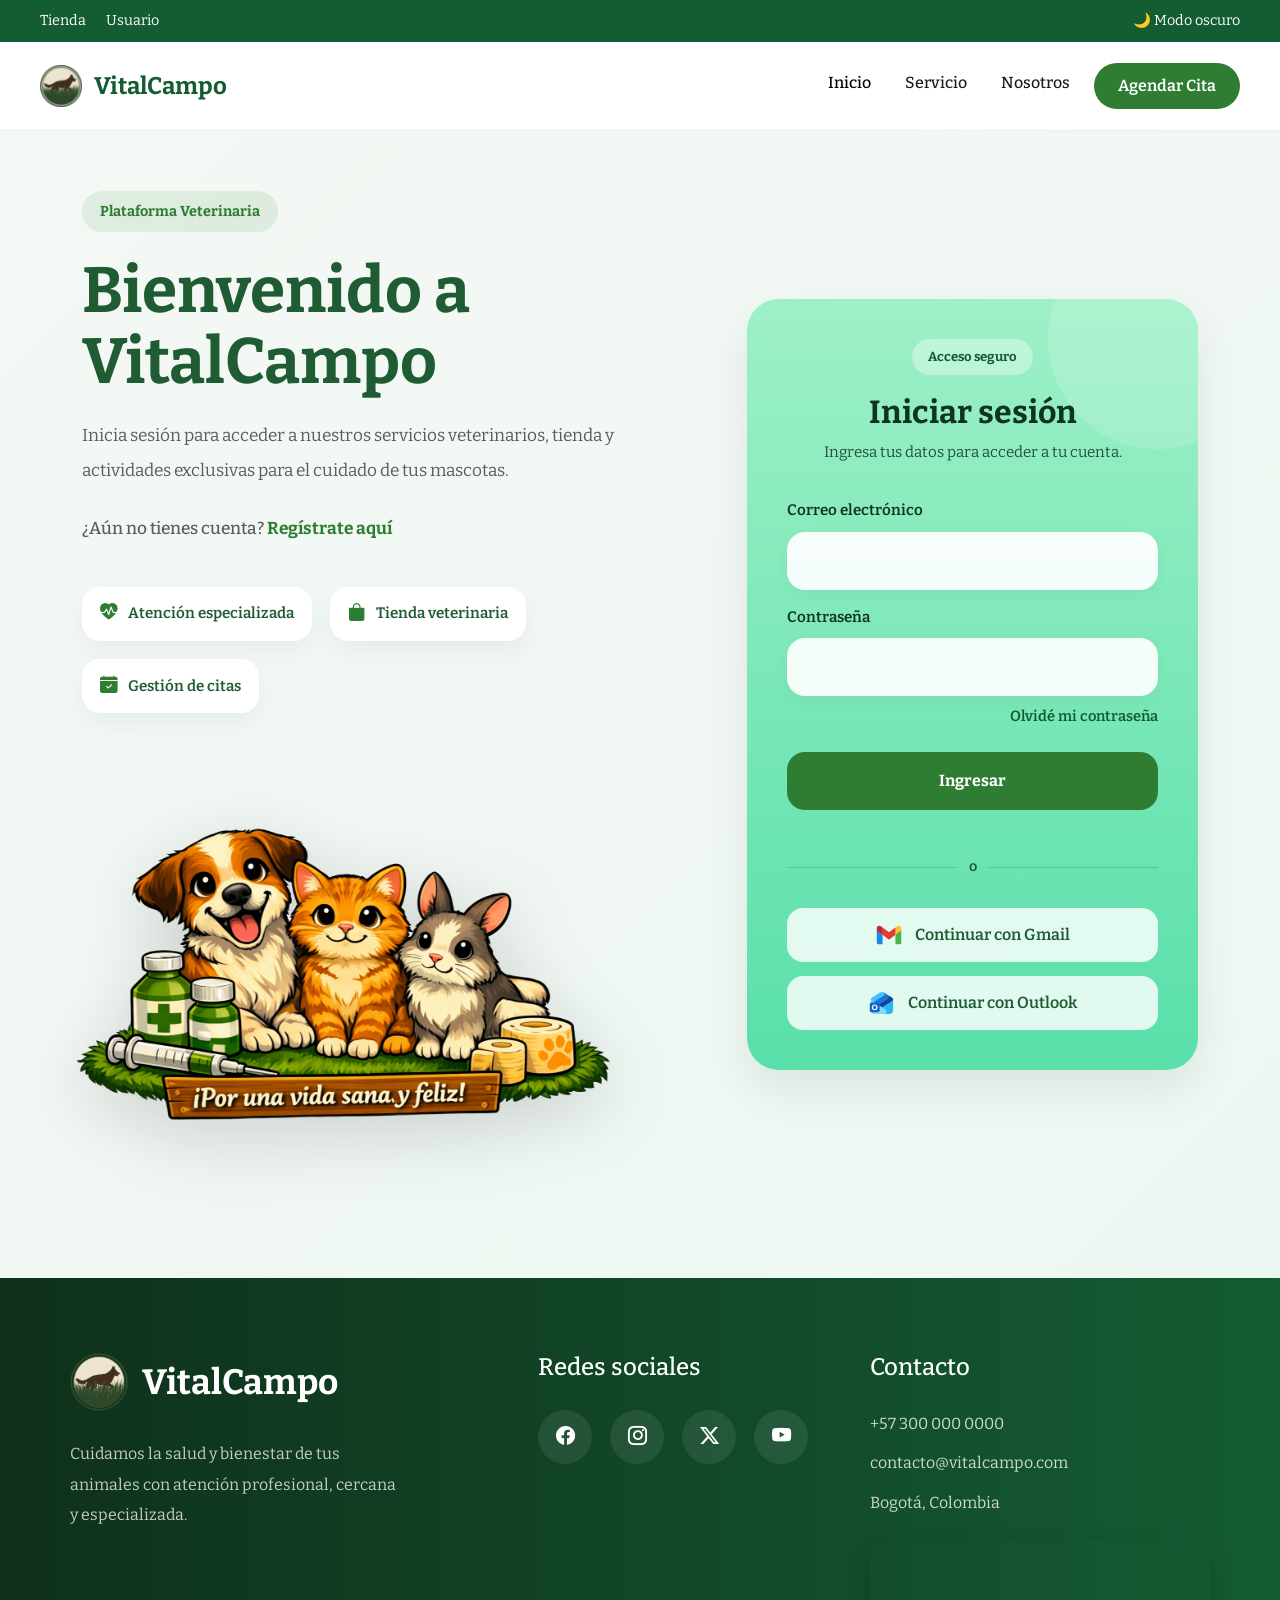
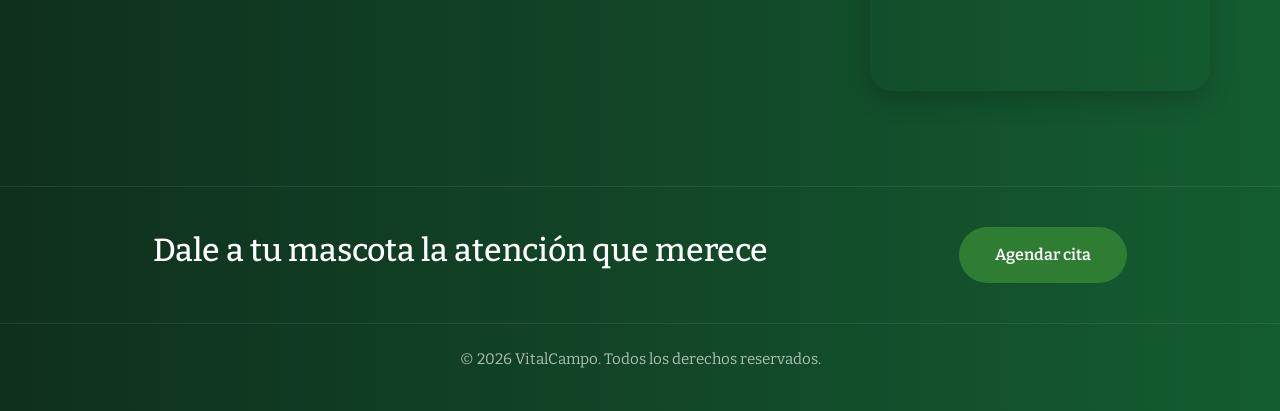
<file: src/pages/login/login.html>
<!DOCTYPE html>
<html lang="es">

<head>
    <meta charset="UTF-8">
    <meta name="viewport" content="width=device-width, initial-scale=1.0">
    <!-- CSS de Bootstrap -->
    <link href="https://cdn.jsdelivr.net/npm/bootstrap@5.3.3/dist/css/bootstrap.min.css" rel="stylesheet">
    <link rel="stylesheet" href="https://cdn.jsdelivr.net/npm/bootstrap-icons@1.11.3/font/bootstrap-icons.css">
    <!-- JS de Bootstrap (requiere Popper) -->
    <script src="https://cdn.jsdelivr.net/npm/bootstrap@5.3.3/dist/js/bootstrap.bundle.min.js"></script>
    <link href="https://fonts.googleapis.com/css2?family=Bitter:wght@400;500;700&display=swap" rel="stylesheet">
    <link rel="stylesheet" href="login.css">
    <script src="/script.js" defer></script>
    <title>VitalCampo-Inicio Sesión</title>
</head>

<body>

    <!-- Header -->
    <header>

        <!-- Topbar -->
        <div class="topbar">

            <div class="topbar-content">

                <div class="topbar-left">
                    <a href="#">Tienda</a>
                    <a href="/src/pages/login/login.html">Usuario</a>
                </div>

                <div class="topbar-right">
                    <button id="darkMode-bt">
                        🌙 Modo oscuro
                    </button>

                </div>

            </div>
        </div>

        <!-- Navbar -->
        <nav class="navbar navbar-expand-lg">

            <div class="container-fluid">

                <!-- Logo y titulo a la izquierda -->
                <a class="navbar-brand d-flex align-items-center" href="#">

                    <img src="/assets/img/Logo.svg" alt="Logo" width="42" height="42">

                    <span>VitalCampo</span>
                </a>

                <!-- Botón hamburguesa para móviles -->
                <button class="navbar-toggler" type="button" data-bs-toggle="collapse" data-bs-target="#menuNav">
                    <span class="navbar-toggler-icon"></span>
                </button>

                <!-- Menú de navegación a la derecha -->
                <div class="collapse navbar-collapse" id="menuNav">

                    <ul class="navbar-nav ms-auto">

                        <li class="nav-item">
                            <a class="nav-link active" href="/index.html">Inicio</a>
                        </li>

                        <li class="nav-item">
                            <a class="nav-link" href="/src/pages/servicios/servicios.html">Servicio</a>
                        </li>

                        <li class="nav-item">
                            <a class="nav-link" href="/src/pages/nosotros/nosotros.html">Nosotros</a>
                        </li>

                        <!-- BOTÓN -->
                        <li class="nav-item ms-lg-3">
                            <a class="btn-cita" href="/src/pages/Agendar_Cita/citas.html">Agendar Cita</a>
                        </li>

                    </ul>

                </div>

            </div>

        </nav>

    </header>

    <!-- CONTENIDO PRINCIPAL -->
    <main class="login-page">

        <section class="container">

            <div class="row align-items-center justify-content-between gy-5">

                <!-- IZQUIERDA -->
                <div class="col-lg-6">

                    <div class="login-hero">

                        <!-- TEXTO -->
                        <div class="login-text">

                            <span class="login-badge">
                                Plataforma Veterinaria 
                            </span>

                            <h2>
                                Bienvenido a VitalCampo
                            </h2>

                            <p>
                                Inicia sesión para acceder a nuestros servicios veterinarios,
                                tienda y actividades exclusivas para el cuidado de tus mascotas.
                            </p>

                            <p class="login-register">
                                ¿Aún no tienes cuenta?
                                <a href="/src/pages/register/register.html">
                                    Regístrate aquí
                                </a>
                            </p>

                            <!-- FEATURES -->
                            <div class="login-features">

                                <div class="feature-item">
                                    <i class="bi bi-heart-pulse-fill"></i>
                                    <span>Atención especializada</span>
                                </div>

                                <div class="feature-item">
                                    <i class="bi bi-bag-fill"></i>
                                    <span>Tienda veterinaria</span>
                                </div>

                                <div class="feature-item">
                                    <i class="bi bi-calendar-check-fill"></i>
                                    <span>Gestión de citas</span>
                                </div>

                            </div>

                        </div>

                        <!-- IMAGEN -->
                        <div class="login-image">

                            <img src="/assets/img/Copilot_20260417_154659 (1).png" alt="Animales VitalCampo"
                                class="img-fluid">

                        </div>

                    </div>

                </div>

                <!-- DERECHA -->
                <div class="col-lg-5">

                    <div class="card login-card p-4">

                        <!-- HEADER -->
                        <div class="login-card-header">

                            <span class="mini-badge">
                                Acceso seguro
                            </span>

                            <h4 class="fw-bold">
                                Iniciar sesión
                            </h4>

                            <p>
                                Ingresa tus datos para acceder a tu cuenta.
                            </p>

                        </div>

                        <!-- FORMULARIO -->
                        <!-- FUNCIONALIDAD INTACTA -->
                        <form action="summit" method="post">

                            <!-- EMAIL -->
                            <div class="mb-3">

                                <label for="email" class="form-label d-block text-start">

                                    Correo electrónico

                                </label>

                                <input type="email" class="form-control" id="email" name="email" required>

                            </div>

                            <!-- PASSWORD -->
                            <div class="mb-2">

                                <label for="password" class="form-label d-block text-start">

                                    Contraseña

                                </label>

                                <input type="password" class="form-control" id="password" name="password" required>

                            </div>

                            <!-- RECUPERAR -->
                            <div class="mb-4 text-end">

                                <a href="#" class="forgot-link">
                                    Olvidé mi contraseña
                                </a>

                            </div>

                            <!-- BOTON -->
                            <button type="submit" class="btn btn-success w-100 mb-3">

                                Ingresar

                            </button>

                            <!-- SEPARADOR -->
                            <div class="separator">

                                <span>o</span>

                            </div>

                            <!-- LOGIN SOCIAL -->
                            <div class="social-login">

                                <button type="button" class="social-btn">

                                    <img src="/assets/img/icons8-gmail.svg" alt="Gmail">

                                    <span>Continuar con Gmail</span>

                                </button>

                                <button type="button" class="social-btn">

                                    <img src="/assets/img/icons8-outlook.svg" alt="Outlook">

                                    <span>Continuar con Outlook</span>

                                </button>

                            </div>

                        </form>

                    </div>

                </div>

            </div>

        </section>

    </main>

    <!-- Footer -->
    <footer class="footer">

        <div class="footer-container">

            <!-- IZQUIERDA -->
            <div class="footer-brand">

                <div class="footer-logo">

                    <img src="/assets/img/Logo.svg" alt="VitalCampo">

                    <span>VitalCampo</span>

                </div>

                <p>
                    Cuidamos la salud y bienestar de tus animales
                    con atención profesional, cercana y especializada.
                </p>

            </div>

            <!-- CENTRO -->
            <div class="footer-social">

                <h3>Redes sociales</h3>

                <div class="social-icons">

                    <a href="#">
                        <i class="bi bi-facebook"></i>
                    </a>

                    <a href="#">
                        <i class="bi bi-instagram"></i>
                    </a>

                    <a href="#">
                        <i class="bi bi-twitter-x"></i>
                    </a>

                    <a href="#">
                        <i class="bi bi-youtube"></i>
                    </a>

                </div>

            </div>

            <!-- DERECHA -->
            <div class="footer-contacto">

                <h3>Contacto</h3>

                <a href="tel:+573000000000">
                    +57 300 000 0000
                </a>

                <a href="mailto:contacto@vitalcampo.com">
                    contacto@vitalcampo.com
                </a>

                <p>Bogotá, Colombia</p>

                <!-- MINI MAPA -->
                <div class="footer-map">

                    <iframe
                        src="https://www.google.com/maps/embed?pb=!1m18!1m12!1m3!1d836.0882086775767!2d-74.0930347490344!3d4.570980367929685!2m3!1f0!2f0!3f0!3m2!1i1024!2i768!4f13.1!3m3!1m2!1s0x8e3f98ec132c261b%3A0xb221a4ce589c4b60!2sPolicl%C3%ADnico%20Veterinario%202!5e0!3m2!1ses!2sco!4v1775710632129!5m2!1ses!2sco"
                        loading="lazy" allowfullscreen="" referrerpolicy="no-referrer-when-downgrade">
                    </iframe>

                </div>

            </div>

        </div>

        <!-- NUEVO CTA -->
        <div class="footer-cta">

            <h3>
                Dale a tu mascota la atención que merece
            </h3>

            <a href="/src/pages/Agendar_Cita/citas.html" class="footer-btn">
                Agendar cita
            </a>

        </div>

        <!-- BOTTOM -->
        <div class="footer-bottom">

            <p>
                © 2026 VitalCampo. Todos los derechos reservados.
            </p>

        </div>

    </footer>
    
</body>

</html>
</file>
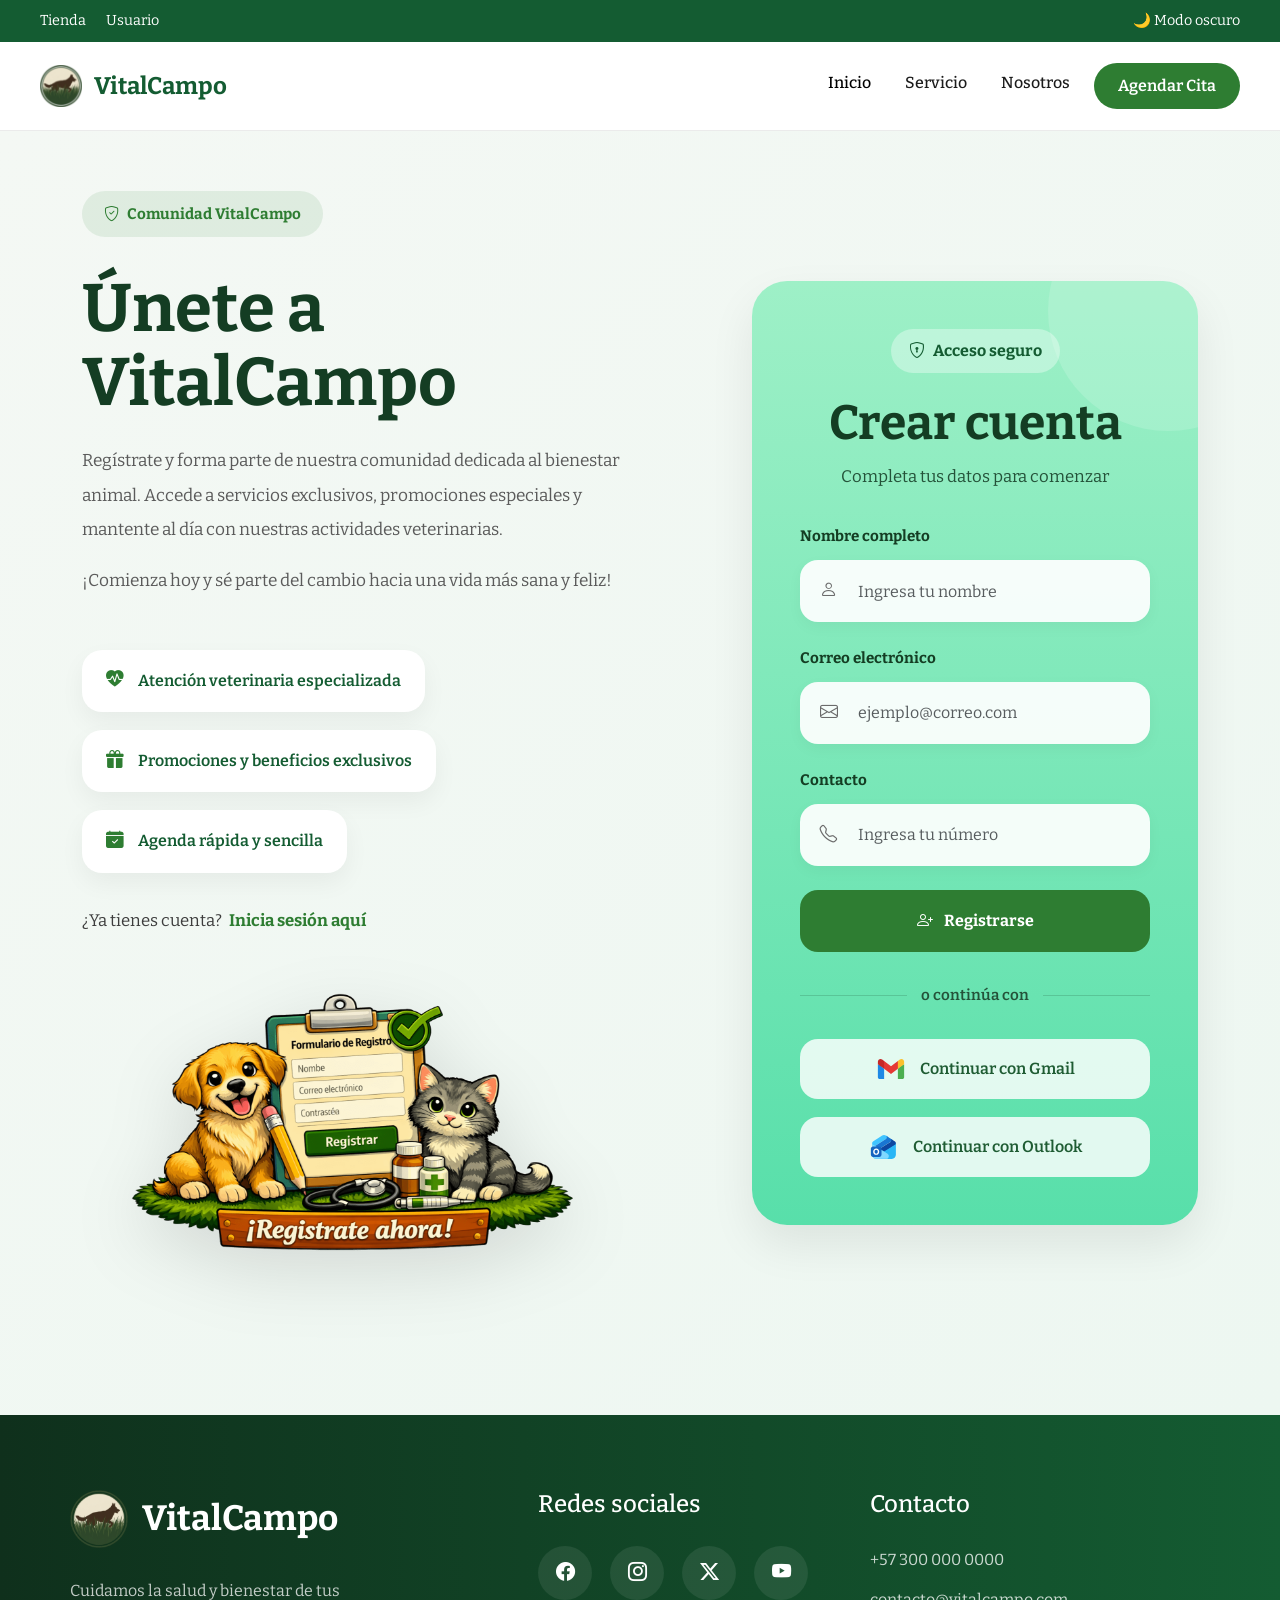
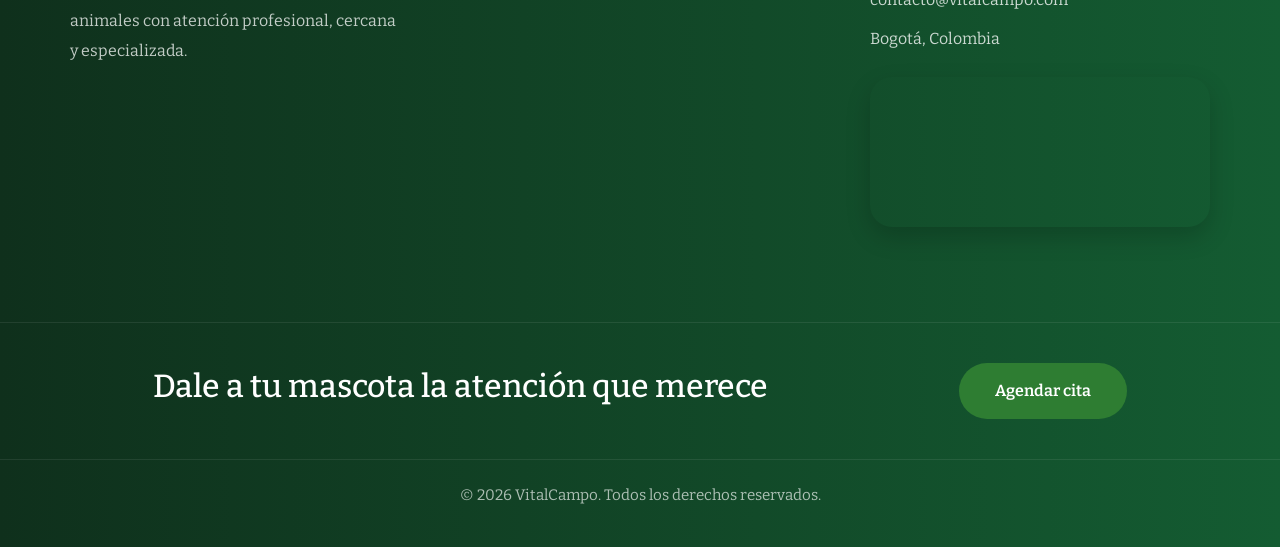
<file: src/pages/register/register.html>
<!DOCTYPE html>
<html lang="es">

<head>
    <meta charset="UTF-8">
    <meta name="viewport" content="width=device-width, initial-scale=1.0">
    <!-- CSS de Bootstrap -->
    <link href="https://cdn.jsdelivr.net/npm/bootstrap@5.3.3/dist/css/bootstrap.min.css" rel="stylesheet">
    <link rel="stylesheet" href="https://cdn.jsdelivr.net/npm/bootstrap-icons@1.11.3/font/bootstrap-icons.css">
    <!-- JS de Bootstrap (requiere Popper) -->
    <script src="https://cdn.jsdelivr.net/npm/bootstrap@5.3.3/dist/js/bootstrap.bundle.min.js"></script>
    <link href="https://fonts.googleapis.com/css2?family=Bitter:wght@400;500;700&display=swap" rel="stylesheet">
    <link rel="stylesheet" href="register.css">
    <script src="/script.js" defer></script>
    <title>VitalCampo-Inicio Sesión</title>
</head>

<body>

    <!-- Header -->
    <header>

        <!-- Topbar -->
        <div class="topbar">

            <div class="topbar-content">

                <div class="topbar-left">
                    <a href="#">Tienda</a>
                    <a href="/src/pages/login/login.html">Usuario</a>
                </div>

                <div class="topbar-right">
                    <button id="darkMode-bt">
                        🌙 Modo oscuro
                    </button>

                </div>

            </div>
        </div>

        <!-- Navbar -->
        <nav class="navbar navbar-expand-lg">

            <div class="container-fluid">

                <!-- Logo y titulo a la izquierda -->
                <a class="navbar-brand d-flex align-items-center" href="#">

                    <img src="/assets/img/Logo.svg" alt="Logo" width="42" height="42">

                    <span>VitalCampo</span>
                </a>

                <!-- Botón hamburguesa para móviles -->
                <button class="navbar-toggler" type="button" data-bs-toggle="collapse" data-bs-target="#menuNav">
                    <span class="navbar-toggler-icon"></span>
                </button>

                <!-- Menú de navegación a la derecha -->
                <div class="collapse navbar-collapse" id="menuNav">

                    <ul class="navbar-nav ms-auto">

                        <li class="nav-item">
                            <a class="nav-link active" href="/index.html">Inicio</a>
                        </li>

                        <li class="nav-item">
                            <a class="nav-link" href="/src/pages/servicios/servicios.html">Servicio</a>
                        </li>

                        <li class="nav-item">
                            <a class="nav-link" href="/src/pages/nosotros/nosotros.html">Nosotros</a>
                        </li>

                        <!-- BOTÓN -->
                        <li class="nav-item ms-lg-3">
                            <a class="btn-cita" href="/src/pages/Agendar_Cita/citas.html">Agendar Cita</a>
                        </li>

                    </ul>

                </div>

            </div>

        </nav>

    </header>

    <!-- CONTENIDO PRINCIPAL -->
    <main class="register-page">
        <section class="container">

            <div class="row align-items-center gy-5">

                <div class="col-lg-6">

                    <div class="register-hero">

                        <div class="register-badge">
                            <i class="bi bi-shield-check me-2"></i>
                            Comunidad VitalCampo
                        </div>

                        <div class="register-text">

                            <h2>Únete a VitalCampo</h2>

                            <p>
                                Regístrate y forma parte de nuestra comunidad dedicada al bienestar animal.
                                Accede a servicios exclusivos, promociones especiales y mantente al día
                                con nuestras actividades veterinarias.
                            </p>

                            <p>
                                ¡Comienza hoy y sé parte del cambio hacia una vida más sana y feliz!
                            </p>

                        </div>

                        <div class="register-features">

                            <div class="feature-item">
                                <i class="bi bi-heart-pulse-fill"></i>
                                <span>Atención veterinaria especializada</span>
                            </div>

                            <div class="feature-item">
                                <i class="bi bi-gift-fill"></i>
                                <span>Promociones y beneficios exclusivos</span>
                            </div>

                            <div class="feature-item">
                                <i class="bi bi-calendar-check-fill"></i>
                                <span>Agenda rápida y sencilla</span>
                            </div>

                        </div>

                        <div class="register-login">
                            ¿Ya tienes cuenta?
                            <a href="/pages/login/login.html">
                                Inicia sesión aquí
                            </a>
                        </div>

                        <div class="register-image">
                            <img src="/assets/img/imagen_2026-04-23_002219203.png" alt="VitalCampo" class="img-fluid">
                        </div>

                    </div>

                </div>

                <div class="col-lg-6">

                    <div class="register-card">

                        <div class="register-card-header">

                            <div class="mini-badge">
                                <i class="bi bi-shield-lock me-2"></i>
                                Acceso seguro
                            </div>

                            <h4>Crear cuenta</h4>

                            <p>
                                Completa tus datos para comenzar
                            </p>

                        </div>

                        <form action="summit" method="post">

                            <div class="mb-4">

                                <label for="name" class="form-label">
                                    Nombre completo
                                </label>

                                <div class="input-group-custom">

                                    <i class="bi bi-person"></i>

                                    <input type="text" class="form-control" id="name" name="name"
                                        placeholder="Ingresa tu nombre" required>

                                </div>

                            </div>

                            <div class="mb-4">

                                <label for="email" class="form-label">
                                    Correo electrónico
                                </label>

                                <div class="input-group-custom">

                                    <i class="bi bi-envelope"></i>

                                    <input type="email" class="form-control" id="email" name="email"
                                        placeholder="ejemplo@correo.com" required>

                                </div>

                            </div>

                            <div class="mb-4">

                                <label for="phone" class="form-label">
                                    Contacto
                                </label>

                                <div class="input-group-custom">

                                    <i class="bi bi-telephone"></i>

                                    <input type="text" class="form-control" id="phone" name="phone"
                                        placeholder="Ingresa tu número" required>

                                </div>

                            </div>

                            <button type="submit" class="btn btn-success w-100">
                                <i class="bi bi-person-plus me-2"></i>
                                Registrarse
                            </button>

                            <div class="separator">
                                <span>o continúa con</span>
                            </div>

                            <div class="social-login">

                                <button type="button" class="social-btn">

                                    <img src="/assets/img/icons8-gmail.svg" alt="gmail">

                                    Continuar con Gmail

                                </button>

                                <button type="button" class="social-btn">

                                    <img src="/assets/img/icons8-outlook.svg" alt="outlook">

                                    Continuar con Outlook

                                </button>

                            </div>

                        </form>

                    </div>

                </div>

            </div>

        </section>
    </main>

    <!-- Footer -->
    <footer class="footer">

        <div class="footer-container">

            <!-- IZQUIERDA -->
            <div class="footer-brand">

                <div class="footer-logo">

                    <img src="/assets/img/Logo.svg" alt="VitalCampo">

                    <span>VitalCampo</span>

                </div>

                <p>
                    Cuidamos la salud y bienestar de tus animales
                    con atención profesional, cercana y especializada.
                </p>

            </div>

            <!-- CENTRO -->
            <div class="footer-social">

                <h3>Redes sociales</h3>

                <div class="social-icons">

                    <a href="#">
                        <i class="bi bi-facebook"></i>
                    </a>

                    <a href="#">
                        <i class="bi bi-instagram"></i>
                    </a>

                    <a href="#">
                        <i class="bi bi-twitter-x"></i>
                    </a>

                    <a href="#">
                        <i class="bi bi-youtube"></i>
                    </a>

                </div>

            </div>

            <!-- DERECHA -->
            <div class="footer-contacto">

                <h3>Contacto</h3>

                <a href="tel:+573000000000">
                    +57 300 000 0000
                </a>

                <a href="mailto:contacto@vitalcampo.com">
                    contacto@vitalcampo.com
                </a>

                <p>Bogotá, Colombia</p>

                <!-- MINI MAPA -->
                <div class="footer-map">

                    <iframe
                        src="https://www.google.com/maps/embed?pb=!1m18!1m12!1m3!1d836.0882086775767!2d-74.0930347490344!3d4.570980367929685!2m3!1f0!2f0!3f0!3m2!1i1024!2i768!4f13.1!3m3!1m2!1s0x8e3f98ec132c261b%3A0xb221a4ce589c4b60!2sPolicl%C3%ADnico%20Veterinario%202!5e0!3m2!1ses!2sco!4v1775710632129!5m2!1ses!2sco"
                        loading="lazy" allowfullscreen="" referrerpolicy="no-referrer-when-downgrade">
                    </iframe>

                </div>

            </div>

        </div>

        <!-- NUEVO CTA -->
        <div class="footer-cta">

            <h3>
                Dale a tu mascota la atención que merece
            </h3>

            <a href="/src/pages/Agendar_Cita/citas.html" class="footer-btn">
                Agendar cita
            </a>

        </div>

        <!-- BOTTOM -->
        <div class="footer-bottom">

            <p>
                © 2026 VitalCampo. Todos los derechos reservados.
            </p>

        </div>

    </footer>

</body>

</html>
</file>
<file: src/pages/login/login.css>
* {
  margin: 0;
  padding: 0;
  box-sizing: border-box;
  font-family: "Bitter", serif;
}

html,
body {
  height: 100%;
}

body {
  background: #ececec;
  color: #1c1c1c;
}

a {
  text-decoration: none;
}

.page-wrapper {
  width: 100%;
  max-width: 1860px;
  margin: 0 auto;
  background: #ffffff;
  overflow: hidden;
  box-shadow: 0 10px 35px rgba(0, 0, 0, 0.12);
}

.topbar {
  background: #145c32;
  padding: 10px 40px;
  font-size: 0.9rem;
}
.topbar a {
  color: #ffffff;
  transition: 0.3s ease;
}
.topbar a:hover {
  opacity: 0.8;
}
.topbar button {
  background: transparent;
  border: none;
  color: #ffffff;
}

.topbar-content {
  display: flex;
  justify-content: space-between;
  align-items: center;
}

.topbar-left,
.topbar-right {
  display: flex;
  align-items: center;
  gap: 20px;
}

.navbar {
  background: #ffffff;
  padding: 18px 28px;
  border-bottom: 1px solid rgba(0, 0, 0, 0.08);
}
.navbar .navbar-brand {
  display: flex;
  align-items: center;
  font-size: 1.5rem;
  font-weight: 700;
  color: #145c32;
}
.navbar .navbar-brand span {
  margin-left: 12px;
}
.navbar .nav-link {
  color: #1c1c1c;
  font-size: 1rem;
  font-weight: 500;
  margin-left: 18px;
  transition: 0.3s ease;
}
.navbar .nav-link:hover {
  color: #2e7d32;
}

.btn-cita {
  background: #2e7d32;
  color: #ffffff !important;
  padding: 11px 24px;
  border-radius: 999px;
  font-weight: 600;
  display: inline-flex;
  align-items: center;
  justify-content: center;
  transition: 0.3s ease;
}
.btn-cita:hover {
  background: #246428;
  transform: translateY(-2px);
}

body.dark-mode .navbar {
  background: linear-gradient(to right, #145c32 0%, #0d3d22 100%);
}
body.dark-mode .navbar .navbar-brand,
body.dark-mode .navbar .nav-link {
  color: #ffffff;
}
body.dark-mode .navbar .nav-link:hover {
  color: #9be7a3;
}
body.dark-mode .topbar {
  background: #0d3d22;
}

/* =========================================
   MAIN
========================================= */
.login-page {
  padding: 60px 0 100px;
  min-height: 100vh;
  background: linear-gradient(135deg, #f4f8f4 0%, #edf7f1 100%);
}

.login-hero {
  display: flex;
  flex-direction: column;
  gap: 45px;
}

.login-badge {
  display: inline-flex;
  align-items: center;
  padding: 10px 18px;
  border-radius: 999px;
  background: rgba(46, 125, 50, 0.1);
  color: #2e7d32;
  font-size: 0.9rem;
  font-weight: 700;
  margin-bottom: 24px;
}

.login-text h2 {
  font-size: 4rem;
  line-height: 1.1;
  color: #1f5c33;
  font-weight: 700;
  margin-bottom: 22px;
  max-width: 650px;
}
.login-text p {
  font-size: 1.08rem;
  line-height: 2;
  color: #5d5d5d;
  max-width: 620px;
}

.login-register {
  margin-top: 24px;
  font-weight: 500;
}
.login-register a {
  color: #2e7d32;
  font-weight: 700;
  transition: 0.3s ease;
}
.login-register a:hover {
  color: #145c32;
}

.login-features {
  display: flex;
  flex-wrap: wrap;
  gap: 18px;
  margin-top: 40px;
}

.feature-item {
  display: flex;
  align-items: center;
  gap: 10px;
  padding: 14px 18px;
  border-radius: 18px;
  background: white;
  box-shadow: 0 10px 25px rgba(0, 0, 0, 0.05);
  transition: transform 0.3s ease;
}
.feature-item:hover {
  transform: translateY(-4px);
}
.feature-item i {
  color: #2e7d32;
  font-size: 1.1rem;
}
.feature-item span {
  color: #1f5c33;
  font-size: 0.95rem;
  font-weight: 600;
}

.login-image {
  display: flex;
  justify-content: center;
}
.login-image img {
  max-width: 630px;
  filter: drop-shadow(0 18px 35px rgba(0, 0, 0, 0.15));
  animation: float 4s ease-in-out infinite;
}

@keyframes float {
  0% {
    transform: translateY(0px);
  }
  50% {
    transform: translateY(-12px);
  }
  100% {
    transform: translateY(0px);
  }
}
.login-card {
  border: none;
  border-radius: 32px;
  padding: 2.5rem !important;
  background: linear-gradient(180deg, #9ef0c7 0%, #58dfaa 100%);
  box-shadow: 0 20px 45px rgba(0, 0, 0, 0.08);
  position: relative;
  overflow: hidden;
}

.login-card::before {
  content: "";
  position: absolute;
  width: 220px;
  height: 220px;
  border-radius: 50%;
  background: rgba(255, 255, 255, 0.15);
  top: -70px;
  right: -70px;
}

.login-card-header {
  text-align: center;
  margin-bottom: 35px;
  position: relative;
  z-index: 2;
}
.login-card-header h4 {
  font-size: 2rem;
  color: #10351e;
  margin-bottom: 10px;
}
.login-card-header p {
  color: #245239;
  font-size: 0.95rem;
  margin: 0;
}

.mini-badge {
  display: inline-flex;
  align-items: center;
  justify-content: center;
  padding: 8px 16px;
  border-radius: 999px;
  background: rgba(255, 255, 255, 0.35);
  color: #145c32;
  font-size: 0.82rem;
  font-weight: 700;
  margin-bottom: 18px;
}

form {
  position: relative;
  z-index: 2;
}

.form-label {
  font-size: 0.95rem;
  font-weight: 600;
  color: #10351e;
  margin-bottom: 10px;
}

.form-control {
  height: 58px;
  border: none;
  border-radius: 18px;
  padding: 0 18px;
  background: rgba(255, 255, 255, 0.92);
  box-shadow: 0 5px 15px rgba(0, 0, 0, 0.04);
  transition: transform 0.3s ease, box-shadow 0.3s ease;
}

.form-control:focus {
  box-shadow: 0 0 0 4px rgba(46, 125, 50, 0.15);
  transform: translateY(-2px);
}

.forgot-link {
  color: #145c32;
  font-size: 0.92rem;
  font-weight: 600;
  transition: 0.3s ease;
}
.forgot-link:hover {
  color: #0e4625;
}

.btn-success {
  height: 58px;
  border: none;
  border-radius: 18px;
  background: #2e7d32;
  font-size: 1rem;
  font-weight: 700;
  transition: transform 0.3s ease, background 0.3s ease;
}

.btn-success:hover {
  background: #246428;
  transform: translateY(-3px);
}

.separator {
  display: flex;
  align-items: center;
  text-align: center;
  margin: 30px 0;
}
.separator::before, .separator::after {
  content: "";
  flex: 1;
  border-top: 1px solid rgba(16, 53, 30, 0.18);
}
.separator span {
  padding: 0 12px;
  color: #245239;
  font-size: 0.9rem;
  font-weight: 600;
}

.social-login {
  display: flex;
  flex-direction: column;
  gap: 14px;
}

.social-btn {
  height: 54px;
  border: none;
  border-radius: 16px;
  background: rgba(255, 255, 255, 0.82);
  display: flex;
  align-items: center;
  justify-content: center;
  gap: 12px;
  font-weight: 600;
  color: #1f5c33;
  transition: transform 0.3s ease, background 0.3s ease;
}
.social-btn img {
  width: 28px;
  height: 28px;
}
.social-btn:hover {
  transform: translateY(-3px);
  background: white;
}

.footer {
  background: linear-gradient(to right, #0f301c, #145c32);
  color: #ffffff;
  padding-top: 75px;
}

.footer-container {
  max-width: 1450px;
  margin: 0 auto;
  padding: 0 70px 55px;
  display: grid;
  grid-template-columns: 1.2fr 0.8fr 1fr;
  gap: 60px;
}

.footer-logo {
  display: flex;
  align-items: center;
  gap: 14px;
}
.footer-logo span {
  font-size: 2.2rem;
  font-weight: 700;
}
.footer-logo img {
  width: 58px;
  height: 58px;
}

.footer-brand p {
  color: rgba(255, 255, 255, 0.75);
  line-height: 1.9;
  margin-top: 28px;
  max-width: 330px;
}

.footer-social h3,
.footer-contacto h3 {
  font-size: 1.5rem;
  margin-bottom: 28px;
}

.social-icons {
  display: flex;
  gap: 18px;
  flex-wrap: wrap;
}
.social-icons a {
  width: 54px;
  height: 54px;
  border-radius: 50%;
  background: rgba(255, 255, 255, 0.08);
  display: flex;
  align-items: center;
  justify-content: center;
  color: #ffffff;
  font-size: 1.2rem;
  transition: 0.3s ease;
}
.social-icons a:hover {
  background: #2e7d32;
  transform: translateY(-4px);
}

.footer-contacto a,
.footer-contacto p {
  display: block;
  color: rgba(255, 255, 255, 0.78);
  margin-bottom: 12px;
  line-height: 1.7;
}
.footer-contacto a:hover {
  color: #ffffff;
}

.footer-map {
  margin-top: 25px;
  border-radius: 22px;
  overflow: hidden;
  box-shadow: 0 10px 25px rgba(0, 0, 0, 0.18);
}
.footer-map iframe {
  width: 100%;
  height: 150px;
  border: none;
  display: block;
}

.footer-cta {
  max-width: 1450px;
  margin: 40px auto 0;
  padding: 40px 70px;
  border-top: 1px solid rgba(255, 255, 255, 0.08);
  display: flex;
  align-items: center;
  justify-content: space-around;
  gap: 25px;
}
.footer-cta h3 {
  font-size: 2rem;
  line-height: 1.3;
}

.footer-btn {
  background: #2e7d32;
  color: #ffffff;
  padding: 16px 36px;
  border-radius: 999px;
  font-weight: 600;
  transition: 0.3s ease;
}
.footer-btn:hover {
  background: #3f9945;
  transform: translateY(-2px);
}

.footer-bottom {
  border-top: 1px solid rgba(255, 255, 255, 0.08);
  padding: 24px 20px;
  text-align: center;
}
.footer-bottom p {
  color: rgba(255, 255, 255, 0.65);
  font-size: 0.95rem;
}

@media (max-width: 576px) {
  .page-wrapper {
    width: 100%;
    max-width: 100%;
    box-shadow: none;
  }
  .topbar {
    padding: 12px 18px;
    font-size: 0.8rem;
  }
  .topbar-content {
    gap: 12px;
  }
  .topbar-left,
  .topbar-right {
    gap: 10px;
    justify-content: center;
    text-align: center;
  }
  .navbar {
    padding: 14px 18px;
  }
  .navbar .navbar-brand {
    font-size: 1.2rem;
  }
  .navbar .navbar-brand img {
    width: 36px;
    height: 36px;
  }
  .navbar .navbar-brand span {
    margin-left: 8px;
  }
  .navbar .nav-link {
    font-size: 0.95rem;
    padding: 10px 0;
  }
  .btn-cita {
    margin-top: 12px;
    width: 100%;
    text-align: center;
  }
  .login-page {
    padding: 20px 0 60px;
  }
  .login-hero {
    text-align: center;
  }
  .login-text h2 {
    font-size: 2.3rem;
    line-height: 1.2;
  }
  .login-text p {
    font-size: 1rem;
    line-height: 1.9;
  }
  .login-badge {
    margin: 0 auto 20px;
  }
  .login-features {
    justify-content: center;
  }
  .feature-item {
    width: 100%;
    justify-content: center;
  }
  .login-image img {
    max-width: 260px;
  }
  .login-card {
    padding: 1.8rem !important;
    border-radius: 24px;
  }
  .login-card-header h4 {
    font-size: 1.6rem;
  }
  .login-card-header p {
    font-size: 0.9rem;
  }
  .form-control,
  .btn-success,
  .social-btn {
    height: 52px;
    border-radius: 15px;
  }
  .social-btn span {
    font-size: 0.9rem;
  }
  .footer {
    padding-top: 60px;
  }
  .footer-container {
    grid-template-columns: 1fr;
    padding: 0 22px 45px;
    gap: 45px;
  }
  .footer-brand,
  .footer-social,
  .footer-contacto {
    width: 100%;
    text-align: center;
  }
  .footer-brand p {
    max-width: 100%;
  }
  .footer-logo {
    justify-content: center;
  }
  .footer-logo span {
    font-size: 1.9rem;
  }
  .footer-logo img {
    width: 50px;
    height: 50px;
  }
  .footer-social h3 {
    margin-bottom: 22px;
  }
  .social-icons {
    justify-content: center;
    gap: 14px;
  }
  .social-icons a {
    width: 48px;
    height: 48px;
    font-size: 1rem;
  }
  .footer-contacto h3 {
    margin-bottom: 22px;
  }
  .footer-contacto a,
  .footer-contacto p {
    font-size: 0.95rem;
  }
  .footer-map {
    margin-top: 20px;
  }
  .footer-map iframe {
    height: 200px;
  }
  .footer-cta {
    padding: 35px 22px;
    flex-direction: column;
    text-align: center;
    gap: 22px;
  }
  .footer-cta h3 {
    font-size: 1.6rem;
  }
  .footer-btn {
    width: 100%;
    max-width: 280px;
    text-align: center;
    padding: 15px 24px;
  }
  .footer-bottom {
    padding: 22px 18px;
  }
  .footer-bottom p {
    font-size: 0.85rem;
    line-height: 1.6;
  }
}/*# sourceMappingURL=login.css.map */
</file>
<file: src/pages/register/register.css>
* {
  margin: 0;
  padding: 0;
  box-sizing: border-box;
  font-family: "Bitter", serif;
}

html,
body {
  height: 100%;
}

body {
  background: #ececec;
  color: #1c1c1c;
}

a {
  text-decoration: none;
}

.page-wrapper {
  width: 100%;
  max-width: 1860px;
  margin: 0 auto;
  background: #ffffff;
  overflow: hidden;
  box-shadow: 0 10px 35px rgba(0, 0, 0, 0.12);
}

.topbar {
  background: #145c32;
  padding: 10px 40px;
  font-size: 0.9rem;
}
.topbar a {
  color: #ffffff;
  transition: 0.3s ease;
}
.topbar a:hover {
  opacity: 0.8;
}
.topbar button {
  background: transparent;
  border: none;
  color: #ffffff;
}

.topbar-content {
  display: flex;
  justify-content: space-between;
  align-items: center;
}

.topbar-left,
.topbar-right {
  display: flex;
  align-items: center;
  gap: 20px;
}

.navbar {
  background: #ffffff;
  padding: 18px 28px;
  border-bottom: 1px solid rgba(0, 0, 0, 0.08);
}
.navbar .navbar-brand {
  display: flex;
  align-items: center;
  font-size: 1.5rem;
  font-weight: 700;
  color: #145c32;
}
.navbar .navbar-brand span {
  margin-left: 12px;
}
.navbar .nav-link {
  color: #1c1c1c;
  font-size: 1rem;
  font-weight: 500;
  margin-left: 18px;
  transition: 0.3s ease;
}
.navbar .nav-link:hover {
  color: #2e7d32;
}

.btn-cita {
  background: #2e7d32;
  color: #ffffff !important;
  padding: 11px 24px;
  border-radius: 999px;
  font-weight: 600;
  display: inline-flex;
  align-items: center;
  justify-content: center;
  transition: 0.3s ease;
}
.btn-cita:hover {
  background: #246428;
  transform: translateY(-2px);
}

body.dark-mode .navbar {
  background: linear-gradient(to right, #145c32 0%, #0d3d22 100%);
}
body.dark-mode .navbar .navbar-brand,
body.dark-mode .navbar .nav-link {
  color: #ffffff;
}
body.dark-mode .navbar .nav-link:hover {
  color: #9be7a3;
}
body.dark-mode .topbar {
  background: #0d3d22;
}

.register-page {
  padding: 60px 0 100px;
  min-height: 100vh;
  background: linear-gradient(135deg, #f4f8f4 0%, #edf7f1 100%);
}

.register-hero {
  display: flex;
  flex-direction: column;
  gap: 35px;
}

.register-badge {
  width: -moz-fit-content;
  width: fit-content;
  display: flex;
  align-items: center;
  padding: 12px 22px;
  border-radius: 999px;
  background: rgba(46, 125, 50, 0.1);
  color: #2e7d32;
  font-weight: 700;
  font-size: 0.95rem;
}

.register-text h2 {
  font-size: 4.2rem;
  line-height: 1.1;
  font-weight: 700;
  color: #143d23;
  margin-bottom: 24px;
}
.register-text p {
  font-size: 1.08rem;
  line-height: 2;
  color: #5b5b5b;
  max-width: 620px;
}

.register-features {
  display: flex;
  flex-direction: column;
  gap: 18px;
}

.feature-item {
  width: -moz-fit-content;
  width: fit-content;
  display: flex;
  align-items: center;
  gap: 14px;
  padding: 18px 24px;
  border-radius: 20px;
  background: white;
  box-shadow: 0 10px 25px rgba(0, 0, 0, 0.05);
  transition: 0.3s ease;
}
.feature-item:hover {
  transform: translateY(-4px);
}
.feature-item i {
  color: #2e7d32;
  font-size: 1.1rem;
}
.feature-item span {
  color: #145c32;
  font-weight: 600;
  font-size: 1rem;
}

.register-login {
  font-size: 1.05rem;
  color: #3d3d3d;
}
.register-login a {
  color: #2e7d32;
  font-weight: 700;
  margin-left: 4px;
  transition: 0.3s ease;
}
.register-login a:hover {
  color: #145c32;
}

.register-image {
  display: flex;
  justify-content: center;
}
.register-image img {
  max-width: 520px;
  filter: drop-shadow(0 20px 35px rgba(0, 0, 0, 0.12));
  animation: float 4s ease-in-out infinite;
}

@keyframes float {
  0% {
    transform: translateY(0px);
  }
  50% {
    transform: translateY(-12px);
  }
  100% {
    transform: translateY(0px);
  }
}
.register-card {
  padding: 3rem;
  border-radius: 35px;
  margin-left: 100px;
  background: linear-gradient(180deg, #9ef0c7 0%, #58dfaa 100%);
  box-shadow: 0 20px 45px rgba(0, 0, 0, 0.08);
  position: relative;
  overflow: hidden;
}

.register-card::before {
  content: "";
  position: absolute;
  width: 240px;
  height: 240px;
  border-radius: 50%;
  background: rgba(255, 255, 255, 0.15);
  top: -90px;
  right: -90px;
}

.register-card-header {
  text-align: center;
  margin-bottom: 35px;
  position: relative;
  z-index: 2;
}
.register-card-header h4 {
  font-size: 3rem;
  font-weight: 700;
  color: #143d23;
  margin-bottom: 12px;
}
.register-card-header p {
  color: #245239;
  font-size: 1.05rem;
}

.mini-badge {
  width: -moz-fit-content;
  width: fit-content;
  margin: 0 auto 22px;
  display: flex;
  align-items: center;
  padding: 10px 18px;
  border-radius: 999px;
  background: rgba(255, 255, 255, 0.35);
  color: #145c32;
  font-weight: 700;
}

form {
  position: relative;
  z-index: 2;
}

.form-label {
  font-weight: 700;
  color: #143d23;
  margin-bottom: 12px;
  font-size: 0.95rem;
}

.input-group-custom {
  position: relative;
}
.input-group-custom i {
  position: absolute;
  left: 20px;
  top: 50%;
  transform: translateY(-50%);
  color: #6b6b6b;
  font-size: 1.1rem;
  z-index: 2;
}

.form-control {
  height: 62px;
  border: none;
  border-radius: 18px;
  padding-left: 58px;
  font-size: 1rem;
  background: rgba(255, 255, 255, 0.92);
  box-shadow: 0 5px 15px rgba(0, 0, 0, 0.04);
  transition: 0.3s ease;
}
.form-control:focus {
  border-color: #2e7d32;
  box-shadow: 0 0 0 4px rgba(46, 125, 50, 0.12);
  transform: translateY(-2px);
}

.btn-success {
  height: 62px;
  border: none;
  border-radius: 18px;
  background: #2e7d32;
  font-size: 1rem;
  font-weight: 700;
  transition: 0.3s ease;
}
.btn-success:hover {
  background: #246428;
  transform: translateY(-2px);
}

.separator {
  display: flex;
  align-items: center;
  text-align: center;
  margin: 32px 0;
}
.separator::before, .separator::after {
  content: "";
  flex: 1;
  border-top: 1px solid rgba(20, 61, 35, 0.18);
}
.separator span {
  padding: 0 14px;
  color: #245239;
  font-size: 0.95rem;
  font-weight: 600;
}

.social-login {
  display: flex;
  flex-direction: column;
  gap: 18px;
}

.social-btn {
  height: 60px;
  border: none;
  border-radius: 18px;
  background: rgba(255, 255, 255, 0.82);
  display: flex;
  align-items: center;
  justify-content: center;
  gap: 14px;
  font-size: 1rem;
  font-weight: 600;
  color: #1f5c33;
  transition: 0.3s ease;
}
.social-btn img {
  width: 30px;
  height: 30px;
}
.social-btn:hover {
  transform: translateY(-3px);
  background: white;
  box-shadow: 0 10px 20px rgba(0, 0, 0, 0.06);
}

.footer {
  background: linear-gradient(to right, #0f301c, #145c32);
  color: #ffffff;
  padding-top: 75px;
}

.footer-container {
  max-width: 1450px;
  margin: 0 auto;
  padding: 0 70px 55px;
  display: grid;
  grid-template-columns: 1.2fr 0.8fr 1fr;
  gap: 60px;
}

.footer-logo {
  display: flex;
  align-items: center;
  gap: 14px;
}
.footer-logo span {
  font-size: 2.2rem;
  font-weight: 700;
}
.footer-logo img {
  width: 58px;
  height: 58px;
}

.footer-brand p {
  color: rgba(255, 255, 255, 0.75);
  line-height: 1.9;
  margin-top: 28px;
  max-width: 330px;
}

.footer-social h3,
.footer-contacto h3 {
  font-size: 1.5rem;
  margin-bottom: 28px;
}

.social-icons {
  display: flex;
  gap: 18px;
  flex-wrap: wrap;
}
.social-icons a {
  width: 54px;
  height: 54px;
  border-radius: 50%;
  background: rgba(255, 255, 255, 0.08);
  display: flex;
  align-items: center;
  justify-content: center;
  color: #ffffff;
  font-size: 1.2rem;
  transition: 0.3s ease;
}
.social-icons a:hover {
  background: #2e7d32;
  transform: translateY(-4px);
}

.footer-contacto a,
.footer-contacto p {
  display: block;
  color: rgba(255, 255, 255, 0.78);
  margin-bottom: 12px;
  line-height: 1.7;
}
.footer-contacto a:hover {
  color: #ffffff;
}

.footer-map {
  margin-top: 25px;
  border-radius: 22px;
  overflow: hidden;
  box-shadow: 0 10px 25px rgba(0, 0, 0, 0.18);
}
.footer-map iframe {
  width: 100%;
  height: 150px;
  border: none;
  display: block;
}

.footer-cta {
  max-width: 1450px;
  margin: 40px auto 0;
  padding: 40px 70px;
  border-top: 1px solid rgba(255, 255, 255, 0.08);
  display: flex;
  align-items: center;
  justify-content: space-around;
  gap: 25px;
}
.footer-cta h3 {
  font-size: 2rem;
  line-height: 1.3;
}

.footer-btn {
  background: #2e7d32;
  color: #ffffff;
  padding: 16px 36px;
  border-radius: 999px;
  font-weight: 600;
  transition: 0.3s ease;
}
.footer-btn:hover {
  background: #3f9945;
  transform: translateY(-2px);
}

.footer-bottom {
  border-top: 1px solid rgba(255, 255, 255, 0.08);
  padding: 24px 20px;
  text-align: center;
}
.footer-bottom p {
  color: rgba(255, 255, 255, 0.65);
  font-size: 0.95rem;
}

@media (max-width: 576px) {
  .page-wrapper {
    width: 100%;
    max-width: 100%;
    box-shadow: none;
  }
  .topbar {
    padding: 12px 18px;
    font-size: 0.8rem;
  }
  .topbar-content {
    gap: 12px;
  }
  .topbar-left,
  .topbar-right {
    gap: 10px;
    justify-content: center;
    text-align: center;
  }
  .navbar {
    padding: 14px 18px;
  }
  .navbar .navbar-brand {
    font-size: 1.2rem;
  }
  .navbar .navbar-brand img {
    width: 36px;
    height: 36px;
  }
  .navbar .navbar-brand span {
    margin-left: 8px;
  }
  .navbar .nav-link {
    font-size: 0.95rem;
    padding: 10px 0;
  }
  .btn-cita {
    margin-top: 12px;
    width: 100%;
    text-align: center;
  }
  .register-page {
    padding: 25px 0 55px;
  }
  .register-text h2 {
    font-size: 2.1rem;
  }
  .register-text p {
    font-size: 0.95rem;
    line-height: 1.8;
  }
  .feature-item {
    padding: 15px 18px;
  }
  .feature-item span {
    font-size: 0.92rem;
  }
  .register-image img {
    max-width: 250px;
  }
  .register-card {
    padding: 1.6rem 1.2rem;
    border-radius: 24px;
  }
  .register-card-header h4 {
    font-size: 1.9rem;
  }
  .register-card-header p {
    font-size: 0.9rem;
  }
  .mini-badge {
    font-size: 0.82rem;
  }
  .form-label {
    font-size: 0.92rem;
  }
  .form-control {
    height: 52px;
    border-radius: 15px;
    font-size: 0.92rem;
    padding-left: 50px;
  }
  .input-group-custom i {
    left: 16px;
    font-size: 0.95rem;
  }
  .btn-success {
    height: 52px;
    border-radius: 15px;
  }
  .social-btn {
    height: 52px;
    border-radius: 15px;
    font-size: 0.9rem;
  }
  .social-btn img {
    width: 24px;
    height: 24px;
  }
  .footer {
    padding-top: 60px;
  }
  .footer-container {
    grid-template-columns: 1fr;
    padding: 0 22px 45px;
    gap: 45px;
  }
  .footer-brand,
  .footer-social,
  .footer-contacto {
    width: 100%;
    text-align: center;
  }
  .footer-brand p {
    max-width: 100%;
  }
  .footer-logo {
    justify-content: center;
  }
  .footer-logo span {
    font-size: 1.9rem;
  }
  .footer-logo img {
    width: 50px;
    height: 50px;
  }
  .footer-social h3 {
    margin-bottom: 22px;
  }
  .social-icons {
    justify-content: center;
    gap: 14px;
  }
  .social-icons a {
    width: 48px;
    height: 48px;
    font-size: 1rem;
  }
  .footer-contacto h3 {
    margin-bottom: 22px;
  }
  .footer-contacto a,
  .footer-contacto p {
    font-size: 0.95rem;
  }
  .footer-map {
    margin-top: 20px;
  }
  .footer-map iframe {
    height: 200px;
  }
  .footer-cta {
    padding: 35px 22px;
    flex-direction: column;
    text-align: center;
    gap: 22px;
  }
  .footer-cta h3 {
    font-size: 1.6rem;
  }
  .footer-btn {
    width: 100%;
    max-width: 280px;
    text-align: center;
    padding: 15px 24px;
  }
  .footer-bottom {
    padding: 22px 18px;
  }
  .footer-bottom p {
    font-size: 0.85rem;
    line-height: 1.6;
  }
}/*# sourceMappingURL=register.css.map */
</file>
